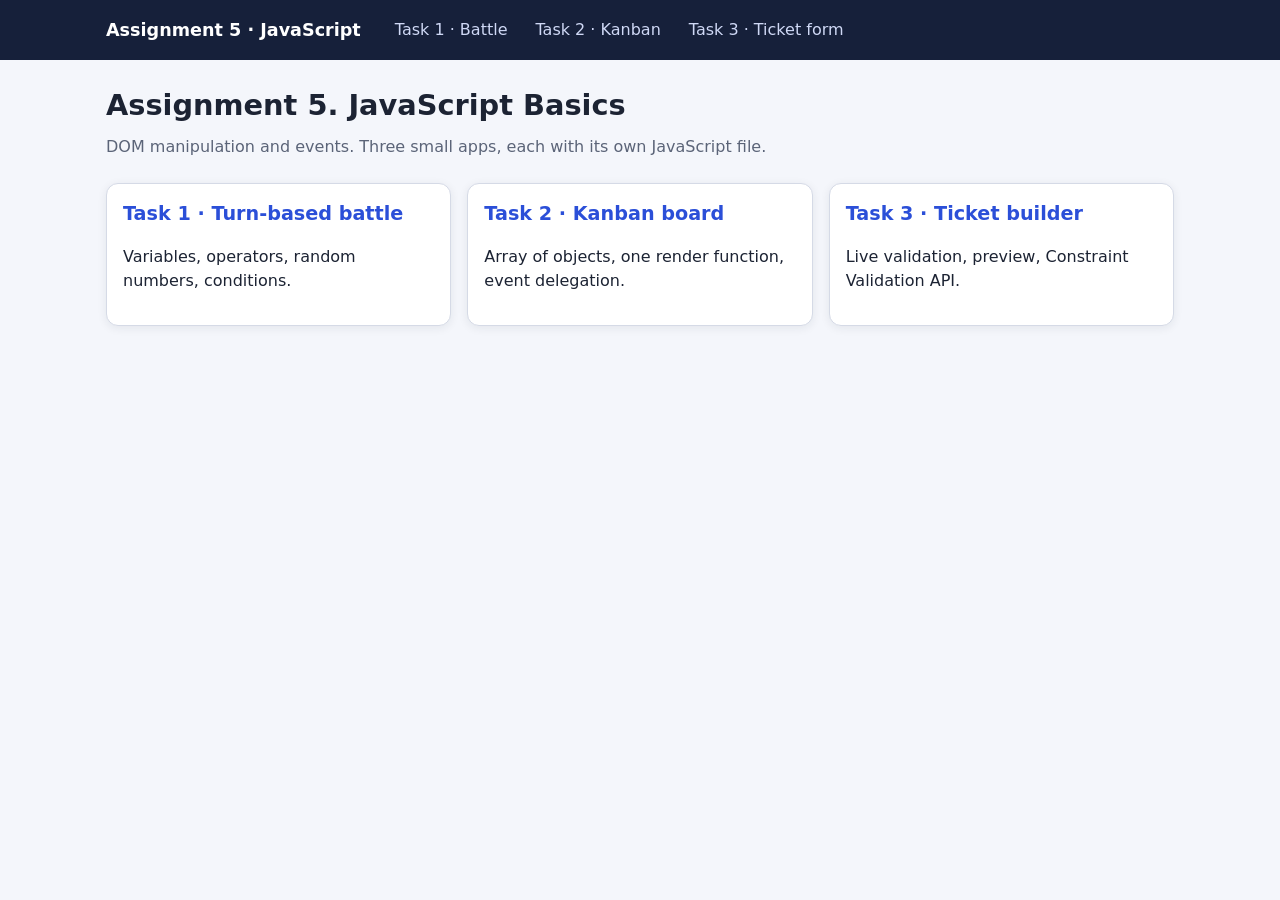
<file: index.html>
<!DOCTYPE html>
<html lang="en">
<head>
<meta charset="UTF-8">
<meta name="viewport" content="width=device-width, initial-scale=1">
<title>Assignment 5 · JavaScript Basics</title>
<link rel="stylesheet" href="css/style.css">

</head>
<body>
<header class="site-header"><div class="wrap"><a class="brand" href="index.html">Assignment 5 · JavaScript</a><nav aria-label="Main"><a href="task1.html">Task 1 · Battle</a><a href="task2.html">Task 2 · Kanban</a><a href="task3.html">Task 3 · Ticket form</a></nav></div></header>
<main class="wrap">
<h1>Assignment 5. JavaScript Basics</h1>
<p class="lead">DOM manipulation and events. Three small apps, each with its own JavaScript file.</p>
<div class="cards">
  <article class="panel"><h2><a href="task1.html">Task 1 · Turn-based battle</a></h2><p>Variables, operators, random numbers, conditions.</p></article>
  <article class="panel"><h2><a href="task2.html">Task 2 · Kanban board</a></h2><p>Array of objects, one render function, event delegation.</p></article>
  <article class="panel"><h2><a href="task3.html">Task 3 · Ticket builder</a></h2><p>Live validation, preview, Constraint Validation API.</p></article>
</div>
</main>
</body>
</html>
</file>
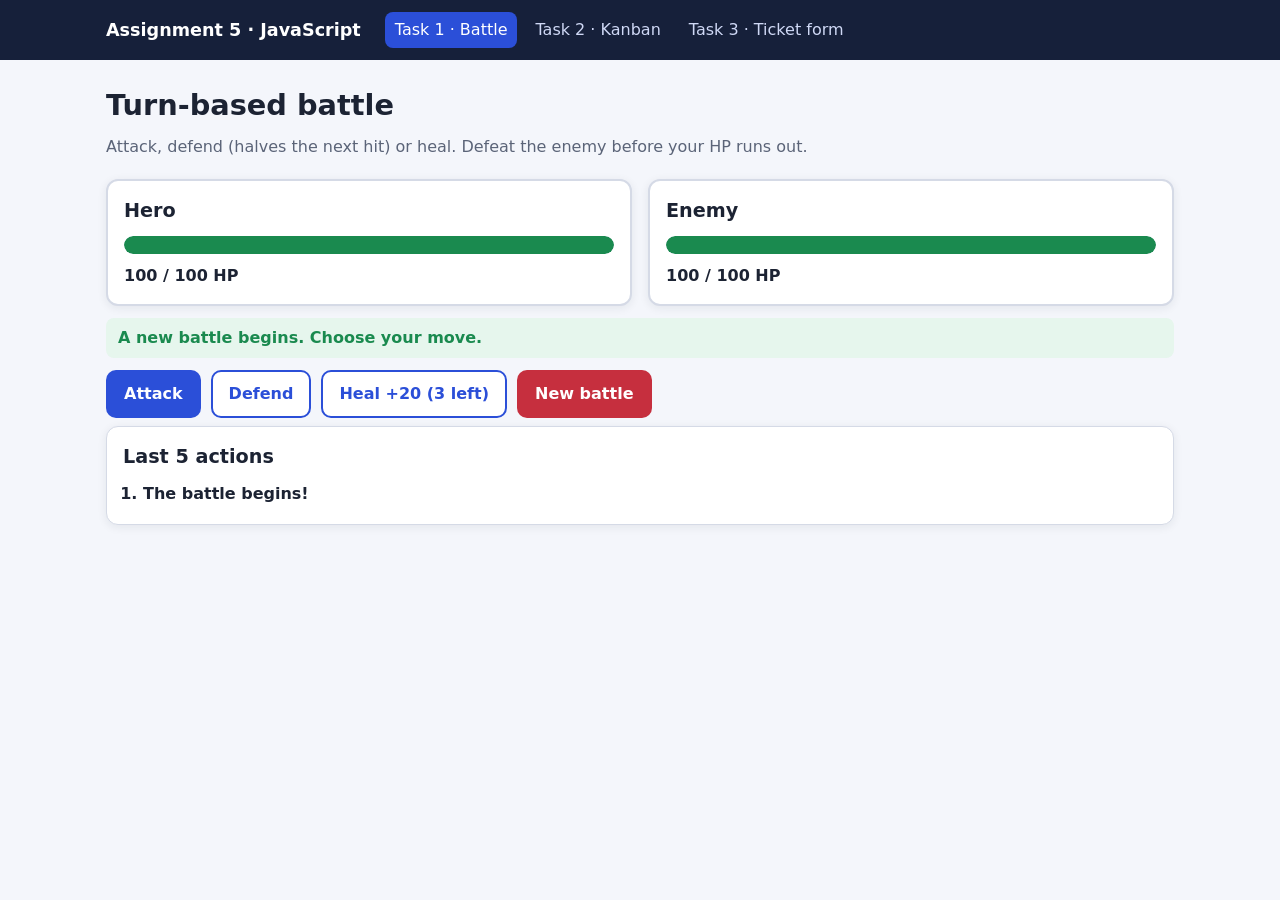
<file: task1.html>
<!DOCTYPE html>
<html lang="en">
<head>
<meta charset="UTF-8">
<meta name="viewport" content="width=device-width, initial-scale=1">
<title>Task 1 · Turn-based battle</title>
<link rel="stylesheet" href="css/style.css">
<script src="js/task1.js" defer></script>
</head>
<body>
<header class="site-header"><div class="wrap"><a class="brand" href="index.html">Assignment 5 · JavaScript</a><nav aria-label="Main"><a href="task1.html" aria-current="page">Task 1 · Battle</a><a href="task2.html">Task 2 · Kanban</a><a href="task3.html">Task 3 · Ticket form</a></nav></div></header>
<main class="wrap">
<h1>Turn-based battle</h1>
<p class="lead">Attack, defend (halves the next hit) or heal. Defeat the enemy before your HP runs out.</p>
<section class="arena" aria-label="Arena">
  <div class="panel fighter" id="hero-card">
    <h2>Hero <span class="badge" id="hero-defending" hidden>Defending</span></h2>
    <progress id="hero-bar" value="100" max="100" aria-label="Hero health"></progress>
    <p class="hp-text" id="hero-hp"></p>
  </div>
  <div class="panel fighter" id="enemy-card">
    <h2>Enemy</h2>
    <progress id="enemy-bar" value="100" max="100" aria-label="Enemy health"></progress>
    <p class="hp-text" id="enemy-hp"></p>
  </div>
</section>
<p id="message" class="message" role="status" aria-live="polite"></p>
<div id="result" class="result" hidden></div>
<div class="actions" id="actions">
  <button class="btn" type="button" data-action="attack">Attack</button>
  <button class="btn btn-secondary" type="button" data-action="defend">Defend</button>
  <button class="btn btn-secondary" type="button" data-action="heal" id="heal-btn">Heal</button>
  <button class="btn btn-danger" type="button" id="restart">New battle</button>
</div>
<section class="panel" aria-labelledby="log-title">
  <h2 id="log-title">Last 5 actions</h2>
  <ol class="log" id="log"></ol>
</section>
</main>
</body>
</html>
</file>
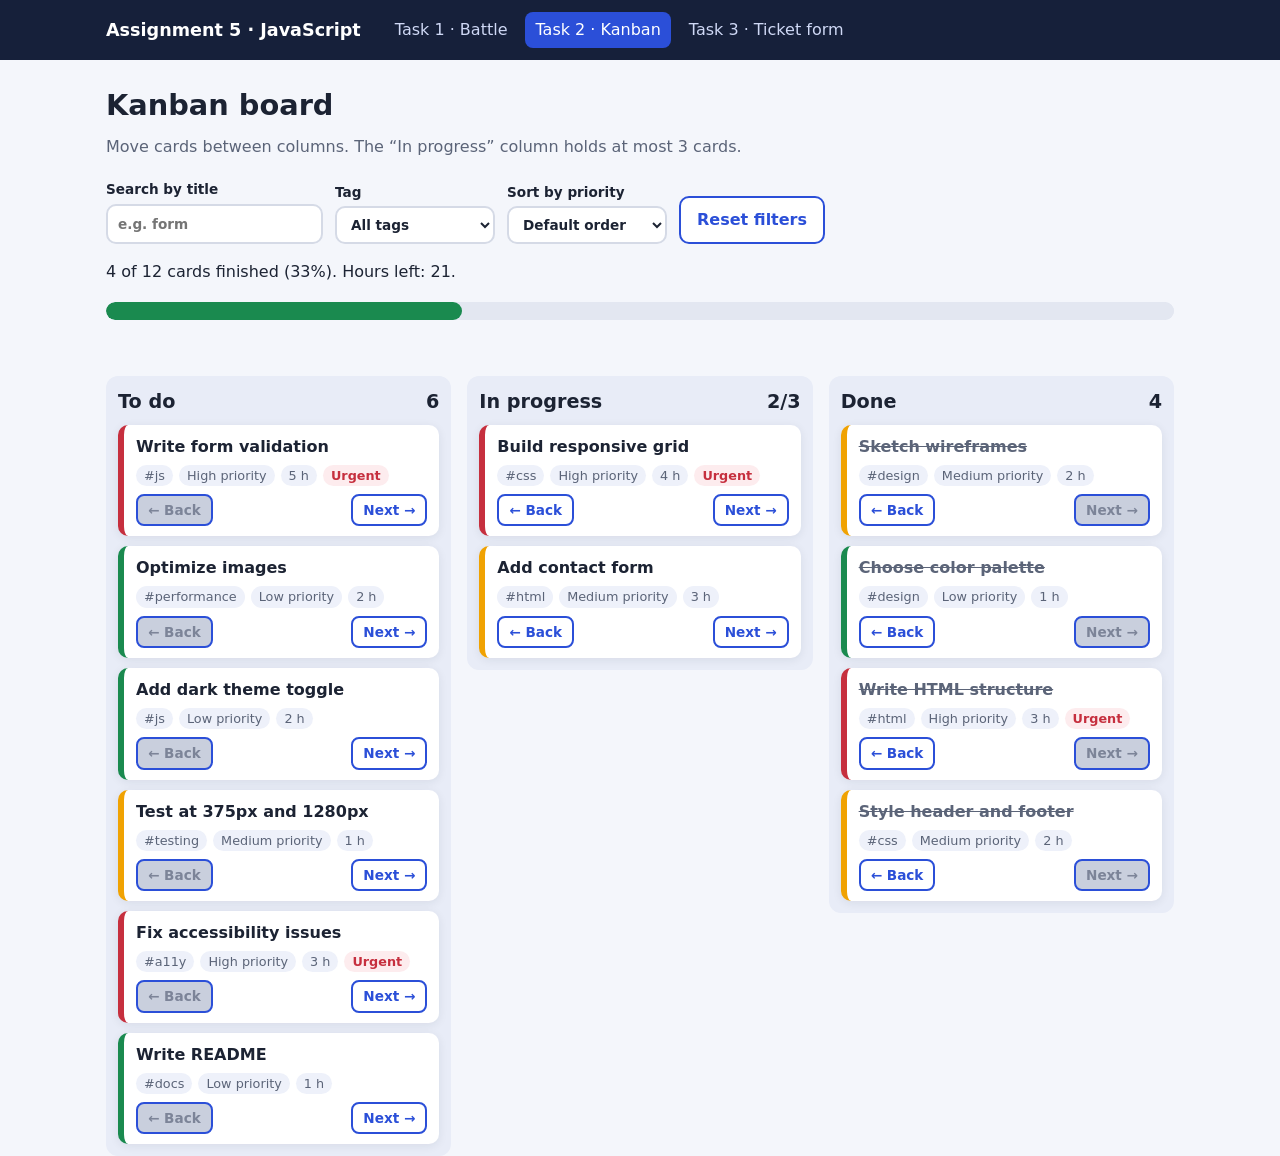
<file: task2.html>
<!DOCTYPE html>
<html lang="en">
<head>
<meta charset="UTF-8">
<meta name="viewport" content="width=device-width, initial-scale=1">
<title>Task 2 · Kanban board</title>
<link rel="stylesheet" href="css/style.css">
<script src="js/task2.js" defer></script>
</head>
<body>
<header class="site-header"><div class="wrap"><a class="brand" href="index.html">Assignment 5 · JavaScript</a><nav aria-label="Main"><a href="task1.html">Task 1 · Battle</a><a href="task2.html" aria-current="page">Task 2 · Kanban</a><a href="task3.html">Task 3 · Ticket form</a></nav></div></header>
<main class="wrap">
<h1>Kanban board</h1>
<p class="lead">Move cards between columns. The “In progress” column holds at most 3 cards.</p>
<div class="toolbar">
  <label>Search by title <input id="search" type="search" placeholder="e.g. form"></label>
  <label>Tag <select id="filter-tag"></select></label>
  <label>Sort by priority
    <select id="sort">
      <option value="none">Default order</option>
      <option value="high">High first</option>
      <option value="low">Low first</option>
    </select>
  </label>
  <button class="btn btn-secondary" type="button" id="reset-filters">Reset filters</button>
</div>
<div class="progress-box">
  <p id="progress-text"></p>
  <progress id="progress" value="0" max="1" aria-label="Finished cards"></progress>
</div>
<p id="message" class="message" role="status" aria-live="polite"></p>
<div id="empty-board" class="empty-board" hidden></div>
<div id="board" class="board"></div>
</main>
</body>
</html>
</file>
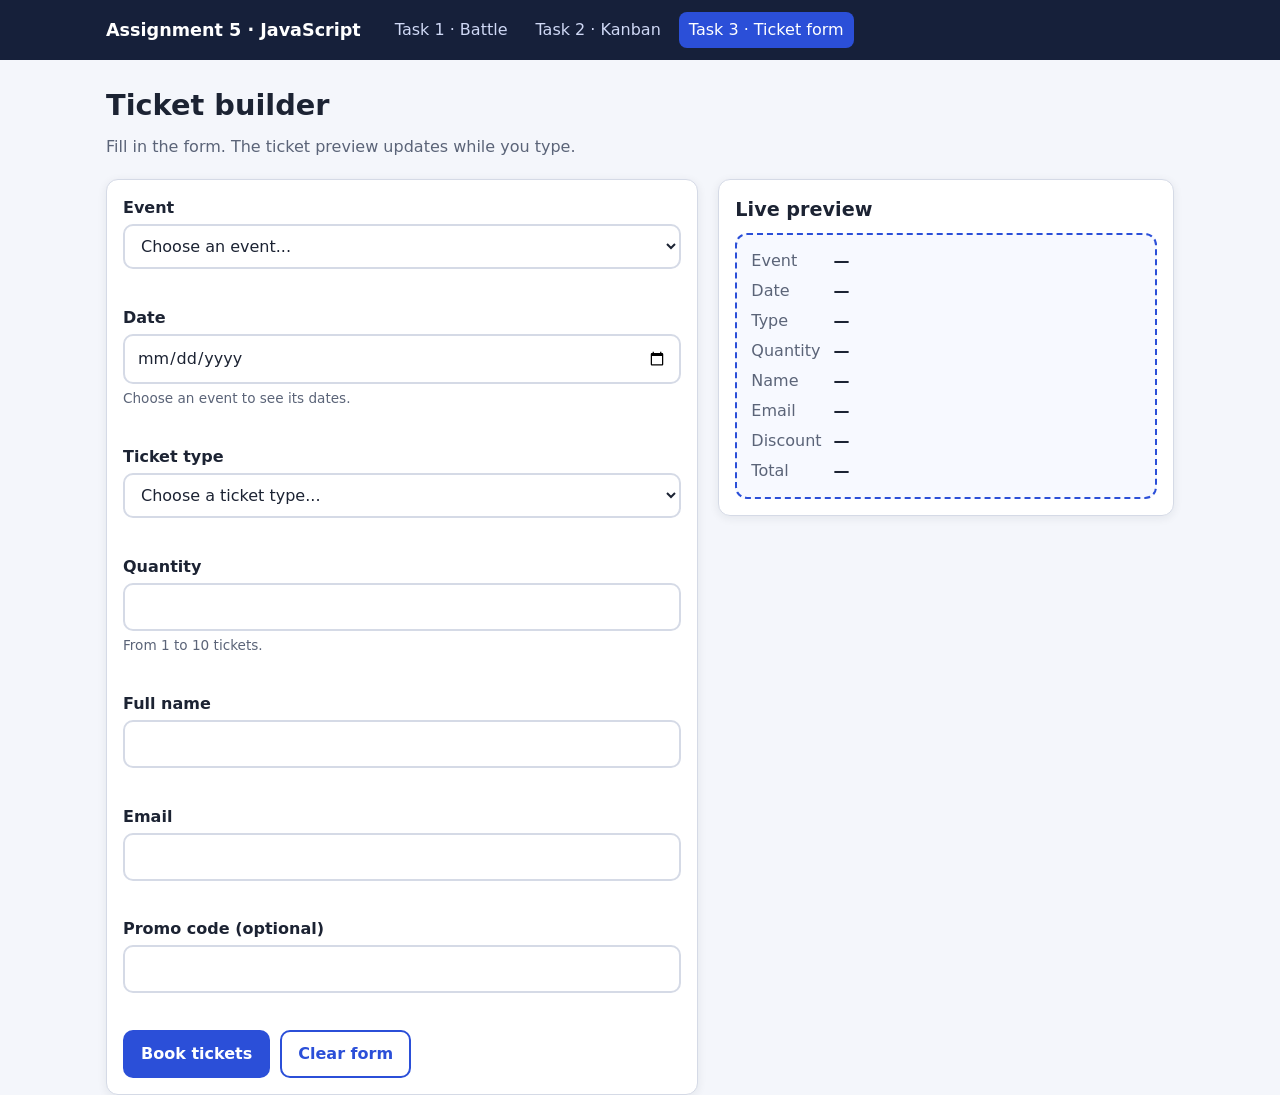
<file: task3.html>
<!DOCTYPE html>
<html lang="en">
<head>
<meta charset="UTF-8">
<meta name="viewport" content="width=device-width, initial-scale=1">
<title>Task 3 · Ticket builder</title>
<link rel="stylesheet" href="css/style.css">
<script src="js/task3.js" defer></script>
</head>
<body>
<header class="site-header"><div class="wrap"><a class="brand" href="index.html">Assignment 5 · JavaScript</a><nav aria-label="Main"><a href="task1.html">Task 1 · Battle</a><a href="task2.html">Task 2 · Kanban</a><a href="task3.html" aria-current="page">Task 3 · Ticket form</a></nav></div></header>
<main class="wrap">
<h1>Ticket builder</h1>
<p class="lead">Fill in the form. The ticket preview updates while you type.</p>
<div class="layout">
  <form id="ticket-form" class="panel" novalidate>
    <div id="summary" class="summary" role="alert" tabindex="-1" hidden></div>
    <div class="field"><label for="f-event">Event</label>
      <select id="f-event" name="event" required aria-describedby="err-event"></select>
      <p class="error" id="err-event"></p></div>
    <div class="field"><label for="f-date">Date</label>
      <input id="f-date" name="date" type="date" required aria-describedby="hint-date err-date">
      <p class="hint" id="hint-date">Choose an event to see its dates.</p>
      <p class="error" id="err-date"></p></div>
    <div class="field"><label for="f-type">Ticket type</label>
      <select id="f-type" name="type" required aria-describedby="err-type"></select>
      <p class="error" id="err-type"></p></div>
    <div class="field"><label for="f-quantity">Quantity</label>
      <input id="f-quantity" name="quantity" type="number" min="1" max="10" step="1" inputmode="numeric" required aria-describedby="hint-quantity err-quantity">
      <p class="hint" id="hint-quantity">From 1 to 10 tickets.</p>
      <p class="error" id="err-quantity"></p></div>
    <div class="field"><label for="f-fullName">Full name</label>
      <input id="f-fullName" name="fullName" type="text" required minlength="5" maxlength="40" autocomplete="name" aria-describedby="err-fullName">
      <p class="error" id="err-fullName"></p></div>
    <div class="field"><label for="f-email">Email</label>
      <input id="f-email" name="email" type="email" required autocomplete="email" aria-describedby="err-email">
      <p class="error" id="err-email"></p></div>
    <div class="field"><label for="f-promo">Promo code (optional)</label>
      <input id="f-promo" name="promo" type="text" maxlength="20" pattern="[A-Za-z0-9]*" autocomplete="off" aria-describedby="err-promo">
      <p class="error" id="err-promo"></p></div>
    <div class="form-actions">
      <button class="btn" type="submit">Book tickets</button>
      <button class="btn btn-secondary" type="reset" id="reset-btn">Clear form</button>
    </div>
  </form>
  <aside class="preview" aria-label="Ticket preview">
    <div class="panel">
      <h2>Live preview</h2>
      <div class="ticket" id="preview"></div>
    </div>
    <div id="result" aria-live="polite"></div>
  </aside>
</div>
</main>
</body>
</html>
</file>
<file: css/style.css>
/* ===== Assignment 5 - shared styles ===== */
:root {
  --bg: #f4f6fb; --surface: #ffffff; --text: #1c2333; --muted: #5b6478; --border: #d5dae6;
  --primary: #2b4fd8; --primary-dark: #1f3bb0; --accent: #0f9d8a;
  --danger: #c62f3e; --danger-bg: #fdecee; --success: #1a8a4f; --success-bg: #e6f6ed;
  --warn: #b26a00; --warn-bg: #fff4dd; --navy: #16203a;
  --radius: 12px; --shadow: 0 2px 10px rgba(28, 35, 51, .08);
  --font: "Segoe UI", system-ui, -apple-system, Roboto, Arial, sans-serif;
}
*, *::before, *::after { box-sizing: border-box; }
html { -webkit-text-size-adjust: 100%; }
body { margin: 0; font-family: var(--font); background: var(--bg); color: var(--text); line-height: 1.5; overflow-wrap: anywhere; }
[hidden] { display: none !important; }
.wrap { width: 100%; max-width: 1100px; margin: 0 auto; padding: 0 16px; }
h1 { font-size: 1.8rem; margin: 24px 0 8px; }
h2 { font-size: 1.2rem; margin: 0 0 8px; }
.lead { color: var(--muted); margin: 0 0 20px; }
a { color: var(--primary); }

/* header */
.site-header { background: var(--navy); }
.site-header .wrap { display: flex; flex-wrap: wrap; align-items: center; gap: 8px 24px; padding-top: 12px; padding-bottom: 12px; }
.brand { color: #fff; font-weight: 700; text-decoration: none; font-size: 1.1rem; }
.site-header nav { display: flex; flex-wrap: wrap; gap: 4px 8px; }
.site-header nav a { color: #cfd8f5; text-decoration: none; padding: 6px 10px; border-radius: 8px; }
.site-header nav a:hover { background: rgba(255, 255, 255, .12); color: #fff; }
.site-header nav a[aria-current="page"] { background: var(--primary); color: #fff; }
:focus-visible { outline: 3px solid #ffb703; outline-offset: 2px; }
main { padding-bottom: 48px; }
.panel { background: var(--surface); border: 1px solid var(--border); border-radius: var(--radius); box-shadow: var(--shadow); padding: 16px; }

/* buttons */
.btn { font: inherit; font-weight: 600; padding: 10px 16px; border-radius: 10px; border: 2px solid transparent; cursor: pointer; background: var(--primary); color: #fff; transition: background .15s, transform .05s; }
.btn:hover:not(:disabled) { background: var(--primary-dark); }
.btn:active:not(:disabled) { transform: translateY(1px); }
.btn:disabled { background: #c9cfdd; color: #7c8498; cursor: not-allowed; }
.btn-secondary { background: #fff; color: var(--primary); border-color: var(--primary); }
.btn-secondary:hover:not(:disabled) { background: #eaf0ff; }
.btn-danger { background: var(--danger); }
.btn-danger:hover:not(:disabled) { background: #a62431; }
.btn-small { padding: 4px 10px; font-size: .85rem; border-radius: 8px; }

/* messages */
.message { min-height: 1.5em; margin: 12px 0; padding: 0; font-weight: 600; }
.message.error { color: var(--danger); background: var(--danger-bg); padding: 8px 12px; border-radius: 8px; }
.message.ok { color: var(--success); background: var(--success-bg); padding: 8px 12px; border-radius: 8px; }
progress { width: 100%; height: 18px; appearance: none; -webkit-appearance: none; border: 0; border-radius: 9px; overflow: hidden; background: #e3e7f1; }
progress::-webkit-progress-bar { background: #e3e7f1; border-radius: 9px; }
progress::-webkit-progress-value { background: var(--success); border-radius: 9px; transition: width .25s; }
progress::-moz-progress-bar { background: var(--success); border-radius: 9px; }
progress.low::-webkit-progress-value { background: var(--danger); }
progress.low::-moz-progress-bar { background: var(--danger); }

/* home */
.cards { display: grid; grid-template-columns: repeat(auto-fit, minmax(240px, 1fr)); gap: 16px; margin: 24px 0; }
.cards .panel h2 a { text-decoration: none; }
.cards .panel:hover { border-color: var(--primary); }

/* task 1 */
.arena { display: grid; grid-template-columns: 1fr 1fr; gap: 16px; }
.fighter { border: 2px solid var(--border); transition: border-color .2s, background .2s; }
.fighter.is-defending { border-color: var(--accent); background: #e9f8f5; }
.fighter.is-dead { opacity: .6; }
.badge { display: inline-block; padding: 2px 10px; border-radius: 999px; font-size: .8rem; font-weight: 700; background: var(--accent); color: #fff; }
.hp-text { margin: 6px 0 0; font-weight: 600; }
.actions { display: flex; flex-wrap: wrap; gap: 10px; margin: 8px 0; }
.log { margin: 0; padding-left: 20px; }
.log li { padding: 2px 0; }
.log li:first-child { font-weight: 700; }
.log li.empty { color: var(--muted); list-style: none; margin-left: -20px; }
.result { padding: 14px 16px; border-radius: var(--radius); font-weight: 700; margin: 12px 0; }
.result.win { background: var(--success-bg); color: var(--success); }
.result.loss { background: var(--danger-bg); color: var(--danger); }

/* task 2 */
.toolbar { display: flex; flex-wrap: wrap; gap: 12px; align-items: end; margin-bottom: 12px; }
.toolbar label { display: flex; flex-direction: column; font-size: .85rem; font-weight: 600; gap: 4px; }
.progress-box { margin: 12px 0 16px; }
.board { display: grid; grid-template-columns: repeat(3, 1fr); gap: 16px; align-items: start; }
.column { background: #e8ecf7; border-radius: var(--radius); padding: 12px; min-width: 0; }
.column.is-full { background: var(--warn-bg); }
.column h2 { display: flex; justify-content: space-between; }
.card-list { list-style: none; margin: 0; padding: 0; display: grid; gap: 10px; }
.card { background: var(--surface); border-radius: 10px; padding: 10px 12px; border-left: 6px solid var(--border); box-shadow: var(--shadow); }
.card.priority-3 { border-left-color: var(--danger); }
.card.priority-2 { border-left-color: #f0a202; }
.card.priority-1 { border-left-color: var(--success); }
.card h3 { margin: 0 0 6px; font-size: 1rem; }
.card.is-done h3 { text-decoration: line-through; color: var(--muted); }
.meta { display: flex; flex-wrap: wrap; gap: 6px; font-size: .8rem; color: var(--muted); margin: 0 0 8px; }
.chip { background: #eef1fa; border-radius: 999px; padding: 1px 8px; }
.chip.urgent { background: var(--danger-bg); color: var(--danger); font-weight: 700; }
.card-actions { display: flex; gap: 6px; justify-content: space-between; }
.empty-note { color: var(--muted); font-style: italic; padding: 8px; text-align: center; }
.empty-board { padding: 16px; margin-bottom: 12px; background: var(--warn-bg); color: var(--warn); border-radius: var(--radius); font-weight: 600; }

/* task 3 */
.layout { display: grid; grid-template-columns: 1.3fr 1fr; gap: 20px; align-items: start; }
.field { margin-bottom: 14px; }
.field label { display: block; font-weight: 600; margin-bottom: 4px; }
.field input, .field select { width: 100%; font: inherit; padding: 10px 12px; border: 2px solid var(--border); border-radius: 10px; background: #fff; color: var(--text); }
.field input:hover, .field select:hover { border-color: #aab3ca; }
.field input:focus, .field select:focus { border-color: var(--primary); }
.field .is-invalid { border-color: var(--danger); background: var(--danger-bg); }
.field .is-valid { border-color: var(--success); }
.hint { font-size: .85rem; color: var(--muted); margin: 4px 0 0; }
.error { font-size: .9rem; color: var(--danger); font-weight: 600; margin: 4px 0 0; min-height: 1.3em; }
.summary { background: var(--danger-bg); color: var(--danger); border: 2px solid var(--danger); border-radius: 10px; padding: 10px 14px; font-weight: 700; margin-bottom: 14px; }
.preview { position: sticky; top: 12px; }
.ticket { border: 2px dashed var(--primary); border-radius: var(--radius); padding: 14px; background: #f7f9ff; }
.ticket dl { margin: 0; display: grid; grid-template-columns: auto 1fr; gap: 6px 12px; }
.ticket dt { color: var(--muted); }
.ticket dd { margin: 0; font-weight: 600; }
.ticket .code { font-family: Consolas, monospace; font-size: 1.3rem; letter-spacing: 2px; color: var(--primary); }
.ticket.final { border-style: solid; border-color: var(--success); background: var(--success-bg); }
.ticket.final:focus { outline: 3px solid #ffb703; }
.form-actions { display: flex; flex-wrap: wrap; gap: 10px; }

@media (max-width: 800px) {
  .layout, .board, .arena { grid-template-columns: 1fr; }
  .preview { position: static; }
  h1 { font-size: 1.5rem; }
}
@media (prefers-reduced-motion: reduce) { * { transition: none !important; } }

/* toolbar controls (task 2) */
.toolbar input, .toolbar select { font: inherit; padding: 8px 10px; border: 2px solid var(--border); border-radius: 10px; background: #fff; color: var(--text); min-width: 160px; }
.toolbar input:hover, .toolbar select:hover { border-color: #aab3ca; }
.toolbar input:focus, .toolbar select:focus { border-color: var(--primary); }
@media (max-width: 800px) { .toolbar label, .toolbar input, .toolbar select { width: 100%; } }
</file>
